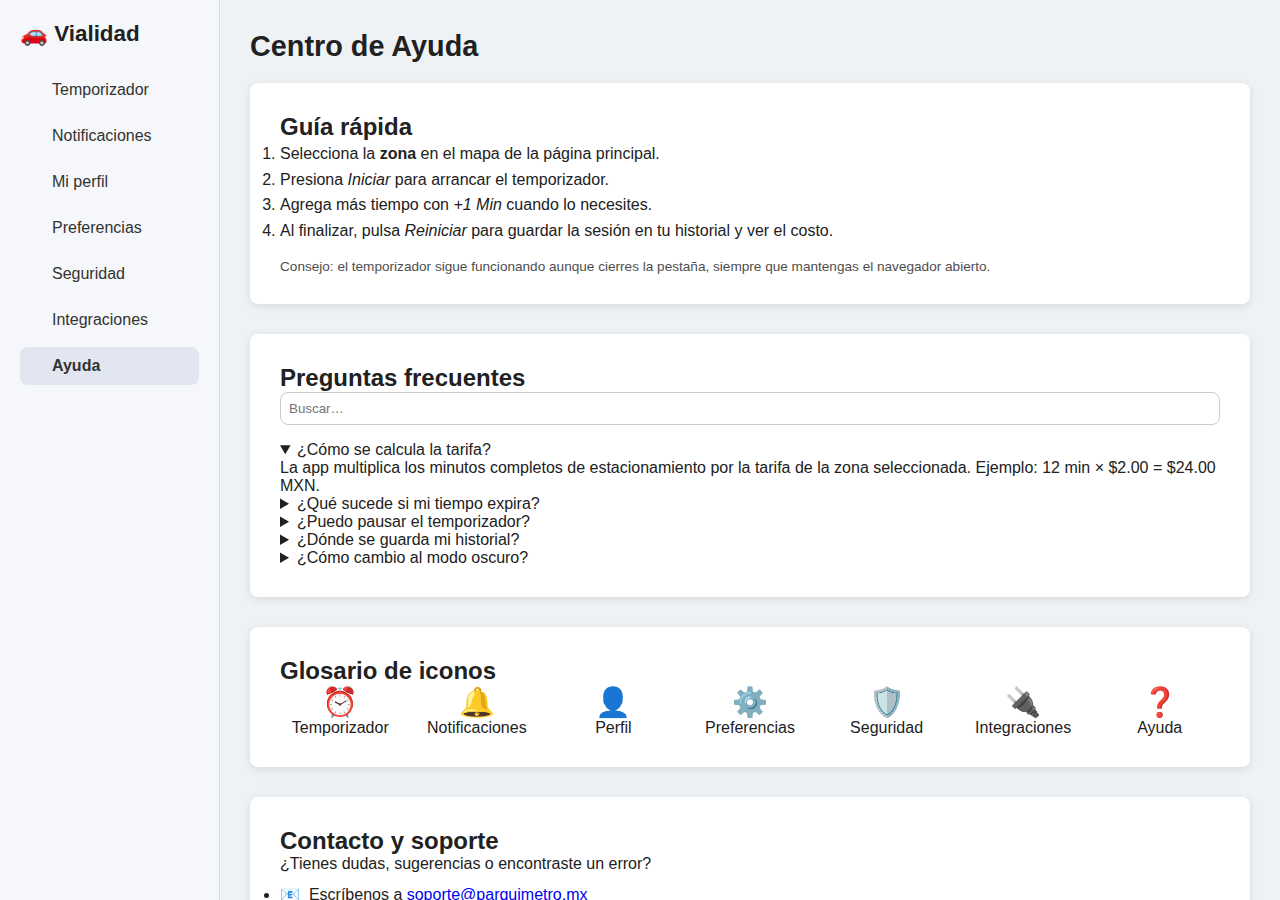
<file: ayuda.html>
<!DOCTYPE html>
<html lang="es">
<head>
  <meta charset="UTF-8" />
  <meta name="viewport" content="width=device-width, initial-scale=1.0"/>
  <title>Centro de Ayuda – Vialidad</title>

  <!-- Estilos compartidos -->
  <link rel="stylesheet" href="styles.css" />

  <!-- Font Awesome para iconos -->
  <link
    rel="stylesheet"
    href="https://cdnjs.cloudflare.com/ajax/libs/font-awesome/6.4.0/css/all.min.css"
    integrity="sha512-pEMXkpLtTkiZeXak+Ro2GPiZq33/OarBnVPpmhqAHaoTh20yUtYe8wOzjLWXRC6qSQi70YGy3aBoTAT+XJd5Vg=="
    crossorigin="anonymous"
    referrerpolicy="no-referrer"
  />

  <!-- Reset básico (igual que en tus otras páginas) -->
  <style>
    *,*::before,*::after{box-sizing:border-box;margin:0;padding:0;}
    body{font-family:Arial,sans-serif;}
  </style>
</head>
<body>
  <!-- Sidebar -->
  <aside class="sidebar">
    <div class="sidebar__logo">🚗 Vialidad</div>
    <nav class="sidebar__nav">
      <a href="index.html"><i class="fa-solid fa-clock"></i> Temporizador</a>
      <a href="notifications.html"><i class="fa-solid fa-bell"></i> Notificaciones</a>
      <a href="profile.html"><i class="fa-solid fa-user"></i> Mi perfil</a>
      <a href="#"><i class="fa-solid fa-gear"></i> Preferencias</a>
      <a href="#"><i class="fa-solid fa-shield"></i> Seguridad</a>
      <a href="integraciones.html"><i class="fa-solid fa-plug"></i> Integraciones</a>
      <a href="ayuda.html" class="active"><i class="fa-solid fa-circle-question"></i> Ayuda</a>
    </nav>
  </aside>

  <!-- Contenido principal -->
  <main class="main-content">
    <header class="main-content__header">
      <h1>Centro de Ayuda</h1>
      <button id="toggle-theme" class="theme-toggle" title="Cambiar tema">
        <i class="fa-solid fa-moon"></i>
      </button>
    </header>

    <!-- ===============================================
         1. Guía rápida
    ================================================ -->
    <section class="card help-guide">
      <h2>Guía rápida</h2>
      <ol style="line-height:1.6">
        <li>Selecciona la <strong>zona</strong> en el mapa de la página principal.</li>
        <li>Presiona <em>Iniciar</em> para arrancar el temporizador.</li>
        <li>Agrega más tiempo con <em>+1&nbsp;Min</em> cuando lo necesites.</li>
        <li>Al finalizar, pulsa <em>Reiniciar</em> para guardar la sesión en tu historial y ver el costo.</li>
      </ol>
      <p style="margin-top:1rem;font-size:.85rem;opacity:.8;">
        Consejo: el temporizador sigue funcionando aunque cierres la pestaña, siempre que mantengas el navegador abierto.
      </p>
    </section>

    <!-- ===============================================
         2. Preguntas frecuentes
    ================================================ -->
    <section class="card help-faq">
      <h2>Preguntas frecuentes</h2>

      <input type="search" id="faq-search" placeholder="Buscar…" style="width:100%;padding:8px;border-radius:8px;border:1px solid #ccc;margin-bottom:1rem;">

      <details open>
        <summary>¿Cómo se calcula la tarifa?</summary>
        <p>La app multiplica los minutos completos de estacionamiento por la tarifa de la zona seleccionada. Ejemplo: 12&nbsp;min × $2.00 = $24.00 MXN.</p>
      </details>

      <details>
        <summary>¿Qué sucede si mi tiempo expira?</summary>
        <p>Recibirás una notificación inmediata. El sistema añadirá la sesión al historial y podrás reiniciar el temporizador si aún necesitas más tiempo.</p>
      </details>

      <details>
        <summary>¿Puedo pausar el temporizador?</summary>
        <p>No por ahora. Estamos trabajando en esta función para próximas versiones.</p>
      </details>

      <details>
        <summary>¿Dónde se guarda mi historial?</summary>
        <p>En el almacenamiento local de tu dispositivo (<em>localStorage</em>). No se envía información a servidores externos.</p>
      </details>

      <details>
        <summary>¿Cómo cambio al modo oscuro?</summary>
        <p>Haz clic en el ícono de luna/sol en la esquina superior derecha de cualquier página. La preferencia se guarda y se aplica la próxima vez que abras la app.</p>
      </details>
    </section>

    <!-- ===============================================
         3. Glosario de iconos
    ================================================ -->
    <section class="card help-icons">
      <h2>Glosario de iconos</h2>
      <div class="icon-grid" style="display:grid;grid-template-columns:repeat(auto-fit,minmax(120px,1fr));gap:1rem;text-align:center;">
        <div><span class="icon" style="font-size:1.8rem;">⏰</span><p>Temporizador</p></div>
        <div><span class="icon" style="font-size:1.8rem;">🔔</span><p>Notificaciones</p></div>
        <div><span class="icon" style="font-size:1.8rem;">👤</span><p>Perfil</p></div>
        <div><span class="icon" style="font-size:1.8rem;">⚙️</span><p>Preferencias</p></div>
        <div><span class="icon" style="font-size:1.8rem;">🛡️</span><p>Seguridad</p></div>
        <div><span class="icon" style="font-size:1.8rem;">🔌</span><p>Integraciones</p></div>
        <div><span class="icon" style="font-size:1.8rem;">❓</span><p>Ayuda</p></div>
      </div>
    </section>

    <!-- ===============================================
         4. Contacto y soporte
    ================================================ -->
    <section class="card help-contact">
      <h2>Contacto y soporte</h2>
      <p>¿Tienes dudas, sugerencias o encontraste un error?</p>
      <ul style="margin-top:.5rem;line-height:1.8;">
        <li>📧 &nbsp;Escríbenos a <a href="mailto:soporte@parquimetro.mx">soporte@parquimetro.mx</a></li>
        <li>📱 &nbsp;WhatsApp: <a href="https://wa.me/522221234567" target="_blank">+52&nbsp;222&nbsp;123&nbsp;4567</a> (lun-vie 9-18&nbsp;h)</li>
      </ul>
      <p style="margin-top:1rem;font-size:.85rem;opacity:.8;">
        Tiempo de respuesta estimado: 24&nbsp;h hábiles.
      </p>
    </section>
  </main>

  <!-- ========== Scripts específicos ========== -->
  <script>
    /* -------- Alternar tema (misma lógica que en index.html) -------- */
    const toggleTheme = document.getElementById('toggle-theme');
    toggleTheme.onclick = () => {
      document.body.classList.toggle('dark');
      const mode = document.body.classList.contains('dark') ? 'dark' : 'light';
      localStorage.setItem('pm_theme', mode);
    };
    if (localStorage.getItem('pm_theme') === 'dark') {
      document.body.classList.add('dark');
    }

    /* -------- Filtro de FAQ en tiempo real -------- */
    const faqSearch = document.getElementById('faq-search');
    faqSearch.addEventListener('input', e => {
      const term = e.target.value.toLowerCase();
      document.querySelectorAll('.help-faq details').forEach(det => {
        const summary = det.querySelector('summary').textContent.toLowerCase();
        const text    = det.textContent.toLowerCase();
        det.style.display = (summary.includes(term) || text.includes(term)) ? '' : 'none';
      });
    });
  </script>
</body>
</html>
</file>
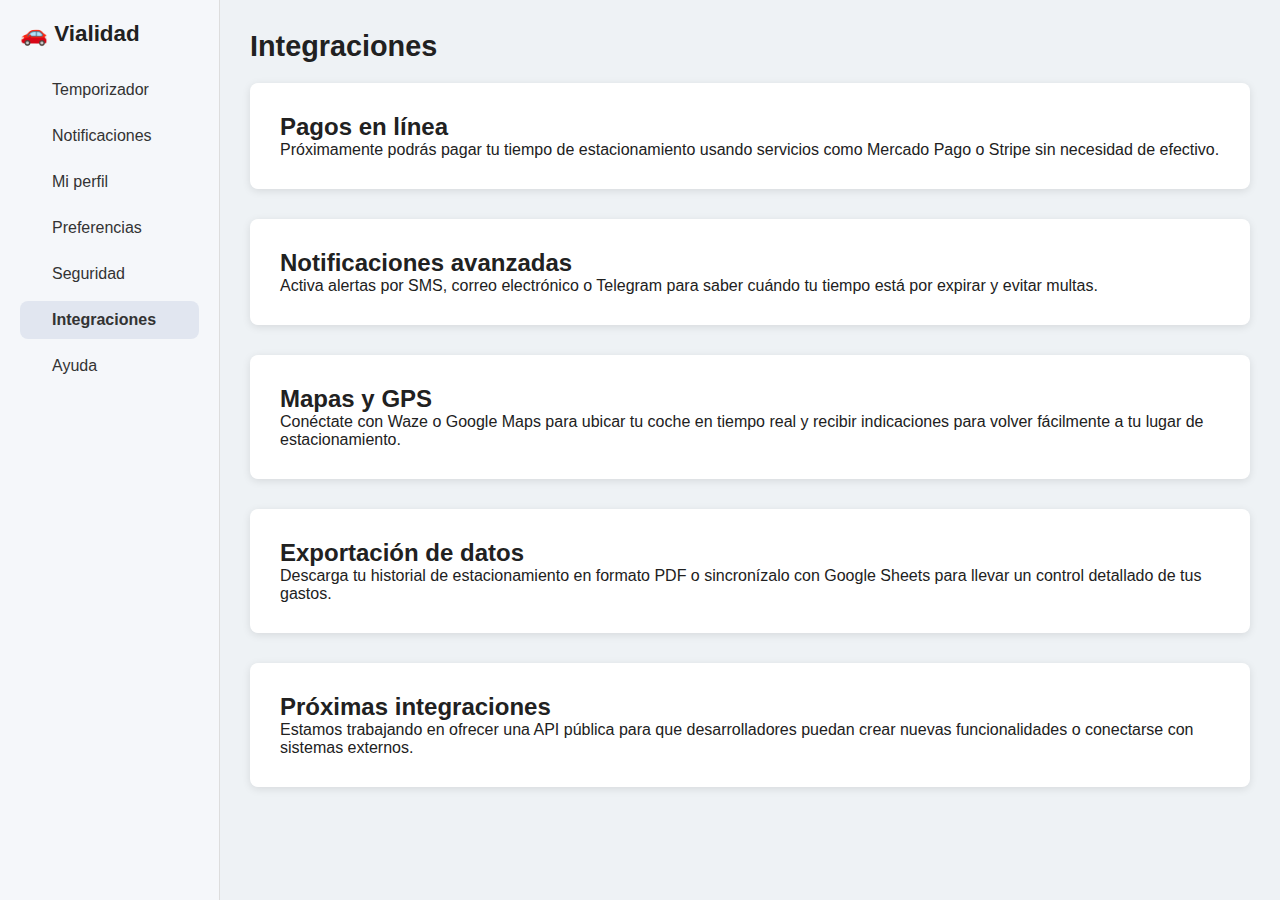
<file: integraciones.html>
<!DOCTYPE html>
<html lang="es">
<head>
  <meta charset="UTF-8" />
  <meta name="viewport" content="width=device-width, initial-scale=1.0"/>
  <title>Integraciones – Vialidad</title>

  <!-- Estilos compartidos -->
  <link rel="stylesheet" href="styles.css" />

  <!-- Font Awesome para iconos -->
  <link
    rel="stylesheet"
    href="https://cdnjs.cloudflare.com/ajax/libs/font-awesome/6.4.0/css/all.min.css"
    integrity="sha512-pEMXkpLtTkiZeXak+Ro2GPiZq33/OarBnVPpmhqAHaoTh20yUtYe8wOzjLWXRC6qSQi70YGy3aBoTAT+XJd5Vg=="
    crossorigin="anonymous"
    referrerpolicy="no-referrer"
  />

  <!-- Reset básico -->
  <style>
    *,*::before,*::after{box-sizing:border-box;margin:0;padding:0;}
    body{font-family:Arial,sans-serif;}
  </style>
</head>
<body>
  <!-- Sidebar -->
  <aside class="sidebar">
    <div class="sidebar__logo">🚗 Vialidad</div>
    <nav class="sidebar__nav">
      <a href="index.html"><i class="fa-solid fa-clock"></i> Temporizador</a>
      <a href="notifications.html"><i class="fa-solid fa-bell"></i> Notificaciones</a>
      <a href="profile.html"><i class="fa-solid fa-user"></i> Mi perfil</a>
      <a href="#"><i class="fa-solid fa-gear"></i> Preferencias</a>
      <a href="#"><i class="fa-solid fa-shield"></i> Seguridad</a>
      <a href="integraciones.html" class="active"><i class="fa-solid fa-plug"></i> Integraciones</a>
      <a href="ayuda.html"><i class="fa-solid fa-circle-question"></i> Ayuda</a>
    </nav>
  </aside>

  <!-- Contenido principal -->
  <main class="main-content">
    <header class="main-content__header">
      <h1>Integraciones</h1>
      <button id="toggle-theme" class="theme-toggle" title="Cambiar tema">
        <i class="fa-solid fa-moon"></i>
      </button>
    </header>

    <!-- ===============================================
         1. Pagos digitales
    ================================================ -->
    <section class="card">
      <h2>Pagos en línea</h2>
      <p>Próximamente podrás pagar tu tiempo de estacionamiento usando servicios como Mercado Pago o Stripe sin necesidad de efectivo.</p>
    </section>

    <!-- ===============================================
         2. Notificaciones avanzadas
    ================================================ -->
    <section class="card">
      <h2>Notificaciones avanzadas</h2>
      <p>Activa alertas por SMS, correo electrónico o Telegram para saber cuándo tu tiempo está por expirar y evitar multas.</p>
    </section>

    <!-- ===============================================
         3. Mapas y GPS
    ================================================ -->
    <section class="card">
      <h2>Mapas y GPS</h2>
      <p>Conéctate con Waze o Google Maps para ubicar tu coche en tiempo real y recibir indicaciones para volver fácilmente a tu lugar de estacionamiento.</p>
    </section>

    <!-- ===============================================
         4. Exportación de datos
    ================================================ -->
    <section class="card">
      <h2>Exportación de datos</h2>
      <p>Descarga tu historial de estacionamiento en formato PDF o sincronízalo con Google Sheets para llevar un control detallado de tus gastos.</p>
    </section>

    <!-- ===============================================
         5. API pública (futuro)
    ================================================ -->
    <section class="card">
      <h2>Próximas integraciones</h2>
      <p>Estamos trabajando en ofrecer una API pública para que desarrolladores puedan crear nuevas funcionalidades o conectarse con sistemas externos.</p>
    </section>
  </main>

  <!-- ========== Scripts específicos ========== -->
  <script>
    // Alternar tema claro/oscuro igual que en otras páginas
    const toggleTheme = document.getElementById('toggle-theme');
    toggleTheme.onclick = () => {
      document.body.classList.toggle('dark');
      const mode = document.body.classList.contains('dark') ? 'dark' : 'light';
      localStorage.setItem('pm_theme', mode);
    };
    if (localStorage.getItem('pm_theme') === 'dark') {
      document.body.classList.add('dark');
    }
  </script>
</body>
</html>
</file>
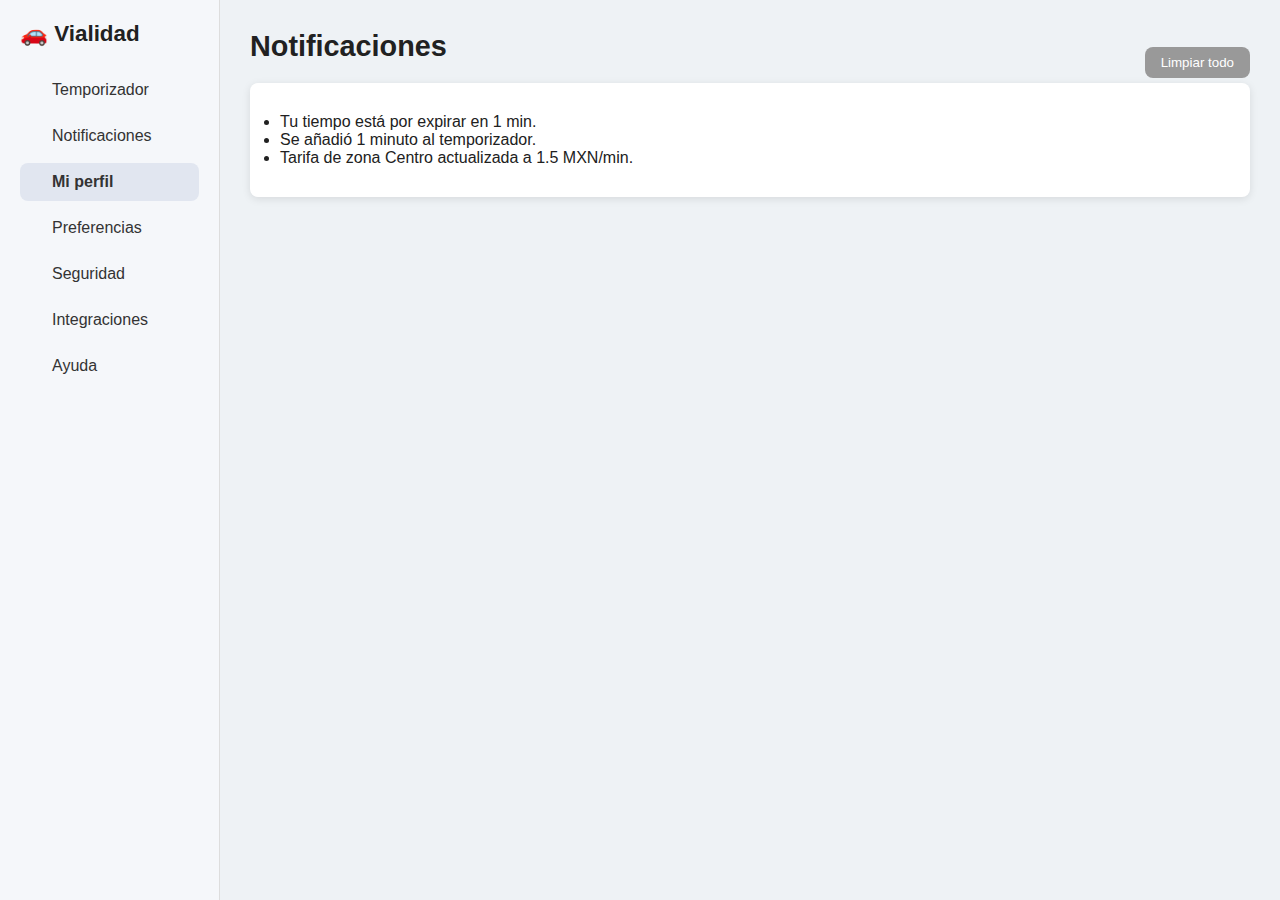
<file: notifications.html>
<!DOCTYPE html>
<html lang="es">
<head>
  <meta charset="UTF-8" />
  <meta name="viewport" content="width=device-width, initial-scale=1.0"/>
  <title>Notificaciones – Vialidad</title>

  <!-- Estilos compartidos -->
  <link rel="stylesheet" href="styles.css" />

  <!-- Font Awesome para iconos -->
  <link
    rel="stylesheet"
    href="https://cdnjs.cloudflare.com/ajax/libs/font-awesome/6.4.0/css/all.min.css"
    integrity="sha512-pEMXkpLtTkiZeXak+Ro2GPiZq33/OarBnVPpmhqAHaoTh20yUtYe8wOzjLWXRC6qSQi70YGy3aBoTAT+XJd5Vg=="
    crossorigin="anonymous"
    referrerpolicy="no-referrer"
  />

  <!-- Reset básico -->
  <style>
    *, *::before, *::after { box-sizing: border-box; margin: 0; padding: 0; }
    body { font-family: Arial, sans-serif; }
  </style>
</head>
<body>
  <!-- Sidebar -->
  <aside class="sidebar">
    <div class="sidebar__logo">🚗 Vialidad</div>
    <nav class="sidebar__nav">
      <a href="index.html"><i class="fa-solid fa-clock"></i> Temporizador</a>
      <a href="notifications.html"><i class="fa-solid fa-bell"></i> Notificaciones</a>
      <a href="profile.html" class="active"><i class="fa-solid fa-user"></i> Mi perfil</a>
      <a href="preferencias.html"><i class="fa-solid fa-gear"></i> Preferencias</a>
      <a href="seguridad.html"><i class="fa-solid fa-shield"></i> Seguridad</a>
      <a href="integraciones.html"><i class="fa-solid fa-plug"></i> Integraciones</a>
      <a href="ayuda.html"><i class="fa-solid fa-circle-question"></i> Ayuda</a>
    </nav>
  </aside>

  <!-- Contenido principal -->
  <main class="main-content">
    <header class="main-content__header">
      <h1>Notificaciones</h1>
      <button id="clear-all" class="btn-clear"><i class="fa-solid fa-trash"></i> Limpiar todo</button>
    </header>

    <section class="card notifications-card">
      <ul id="notifications-list" class="notifications-list">
        <!-- Ejemplos de notificaciones -->
        <li><i class="fa-solid fa-exclamation-circle"></i> Tu tiempo está por expirar en 1 min.</li>
        <li><i class="fa-solid fa-check-circle"></i> Se añadió 1 minuto al temporizador.</li>
        <li><i class="fa-solid fa-info-circle"></i> Tarifa de zona Centro actualizada a 1.5 MXN/min.</li>
      </ul>
    </section>
  </main>

  <script>
    // Limpia todas las notificaciones al hacer clic
    document.getElementById('clear-all').onclick = () => {
      document.getElementById('notifications-list').innerHTML = '';
    };
  </script>
</body>
</html>
</file>
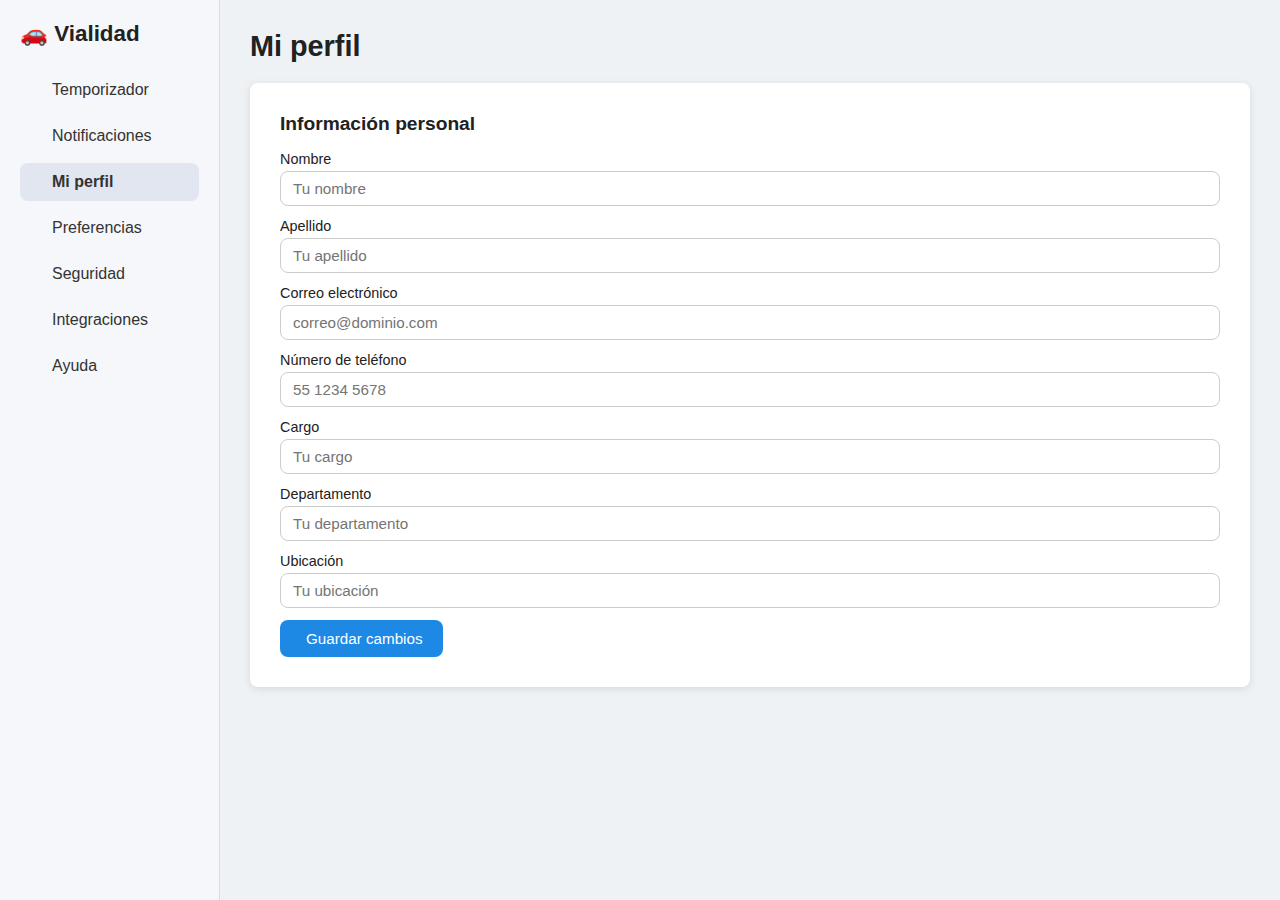
<file: profile.html>
<!DOCTYPE html>
<html lang="es">
<head>
  <meta charset="UTF-8" />
  <meta name="viewport" content="width=device-width, initial-scale=1.0"/>
  <title>Mi perfil – Vialidad</title>

  <!-- Estilos compartidos -->
  <link rel="stylesheet" href="styles.css" />

  <!-- Font Awesome para iconos -->
  <link
    rel="stylesheet"
    href="https://cdnjs.cloudflare.com/ajax/libs/font-awesome/6.4.0/css/all.min.css"
    integrity="sha512-pEMXkpLtTkiZeXak+Ro2GPiZq33/OarBnVPpmhqAHaoTh20yUtYe8wOzjLWXRC6qSQi70YGy3aBoTAT+XJd5Vg=="
    crossorigin="anonymous"
    referrerpolicy="no-referrer"
  />

  <!-- Reset básico -->
  <style>
    *, *::before, *::after { box-sizing: border-box; margin: 0; padding: 0; }
    body { font-family: Arial, sans-serif; }
  </style>
</head>
<body>
  <!-- Sidebar -->
  <aside class="sidebar">
    <div class="sidebar__logo">🚗 Vialidad</div>
    <nav class="sidebar__nav">
      <a href="index.html"><i class="fa-solid fa-clock"></i> Temporizador</a>
      <a href="notifications.html"><i class="fa-solid fa-bell"></i> Notificaciones</a>
      <a href="profile.html" class="active"><i class="fa-solid fa-user"></i> Mi perfil</a>
      <a href="settings.html"><i class="fa-solid fa-gear"></i> Preferencias</a>
      <a href="settings.html"><i class="fa-solid fa-shield"></i> Seguridad</a>
      <a href="settings.html"><i class="fa-solid fa-plug"></i> Integraciones</a>
      <a href="settings.html"><i class="fa-solid fa-circle-question"></i> Ayuda</a>
    </nav>
  </aside>

  <!-- Contenido principal -->
  <main class="main-content">
    <header class="main-content__header">
      <h1>Mi perfil</h1>
      <button id="toggle-theme" class="theme-toggle" title="Cambiar tema">
        <i class="fa-solid fa-moon"></i>
      </button>
    </header>

    <section class="card profile-form">
      <h2>Información personal</h2>
      <form>
        <div class="form-group">
          <label for="nombre">Nombre</label>
          <input type="text" id="nombre" placeholder="Tu nombre">
        </div>
        <div class="form-group">
          <label for="apellido">Apellido</label>
          <input type="text" id="apellido" placeholder="Tu apellido">
        </div>
        <div class="form-group">
          <label for="email">Correo electrónico</label>
          <input type="email" id="email" placeholder="correo@dominio.com">
        </div>
        <div class="form-group">
          <label for="telefono">Número de teléfono</label>
          <input type="tel" id="telefono" placeholder="55 1234 5678">
        </div>
        <div class="form-group">
          <label for="cargo">Cargo</label>
          <input type="text" id="cargo" placeholder="Tu cargo">
        </div>
        <div class="form-group">
          <label for="departamento">Departamento</label>
          <input type="text" id="departamento" placeholder="Tu departamento">
        </div>
        <div class="form-group">
          <label for="ubicacion">Ubicación</label>
          <input type="text" id="ubicacion" placeholder="Tu ubicación">
        </div>
        <button type="submit" class="btn-submit">
          <i class="fa-solid fa-floppy-disk"></i> Guardar cambios
        </button>
      </form>
    </section>
  </main>

  <script>
    // Alternar tema igual que en index.html
    const toggle = document.getElementById('toggle-theme');
    toggle.onclick = () => {
      document.body.classList.toggle('dark');
      const mode = document.body.classList.contains('dark') ? 'dark' : 'light';
      localStorage.setItem('pm_theme', mode);
    };
    // Aplicar tema guardado
    if (localStorage.getItem('pm_theme') === 'dark') {
      document.body.classList.add('dark');
    }
  </script>
</body>
</html>
</file>
<file: styles.css>
:root {
  --sidebar-bg: #f5f7fa;
  --sidebar-text: #333;
  --sidebar-active: #e1e6f0;
  --primary: #1e88e5;
  --success: #43a047;
  --danger: #e53935;
  --text-dark: #212121;
  --bg-card: #ffffff;
  --border-radius: 8px;
  --shadow: rgba(0,0,0,0.1);
}

body {
  display: flex;
  color: var(--text-dark);
  height: 100vh;
  background: #eef2f5;
}

.sidebar {
  width: 220px;
  background: var(--sidebar-bg);
  padding: 20px;
  border-right: 1px solid #ddd;
}

.sidebar__logo {
  font-size: 1.4rem;
  font-weight: bold;
  margin-bottom: 1.5rem;
}

.sidebar__nav a {
  display: flex;
  align-items: center;
  padding: 10px 12px;
  margin-bottom: 8px;
  text-decoration: none;
  color: var(--sidebar-text);
  border-radius: var(--border-radius);
  transition: background .2s;
}

.sidebar__nav a i { width: 20px; }

.sidebar__nav a:hover,
.sidebar__nav a.active {
  background: var(--sidebar-active);
  font-weight: bold;
}

.main-content {
  flex: 1;
  padding: 30px;
  overflow-y: auto;
}

.main-content__header {
  display: flex;
  align-items: center;
  justify-content: space-between;
}

.main-content__header h1 {
  font-size: 1.8rem;
  margin-bottom: 20px;
}

.theme-toggle {
  background: none;
  border: none;
  font-size: 1.4rem;
  cursor: pointer;
}

.card {
  background: var(--bg-card);
  border-radius: var(--border-radius);
  box-shadow: 0 2px 8px var(--shadow);
  padding: 30px;
  margin-bottom: 30px;
}

/* Temporizador */
.timer-card .progress-circle {
  position: relative;
  width: 200px; height: 200px;
  margin: 0 auto 20px;
}

.progress-circle svg {
  transform: rotate(-90deg);
  width: 100%; height: 100%;
}

.progress-circle circle {
  fill: none;
  stroke: #eee;
  stroke-width: 20;
}

.progress-circle circle:nth-child(1) {
  stroke-dasharray: 565.48;
  stroke-dashoffset: 0;
  transition: stroke-dashoffset 1s linear;
  stroke: var(--primary);
}

.timer-display {
  position: absolute;
  top: 50%; left: 50%;
  transform: translate(-50%, -50%);
  font-size: 2.5rem;
  color: #222;
}

/* Controles */
.timer-controls {
  display: flex;
  justify-content: center;
  gap: 10px;
  margin-bottom: 20px;
}

.timer-controls button {
  flex: 1;
  padding: 10px;
  font-size: 0.9rem;
  border: none;
  border-radius: var(--border-radius);
  cursor: pointer;
  color: #fff;
  display: flex;
  align-items: center;
  justify-content: center;
}

#add   { background: var(--success); }
#start { background: var(--primary); }
#reset { background: var(--danger); }

.timer-controls button i {
  margin-right: 6px;
}

/* Costo estimado */
.cost-display {
  text-align: center;
  font-size: 0.9rem;
}

.cost-display label {
  margin-right: 8px;
}

.cost-display select {
  padding: 4px 8px;
  border-radius: var(--border-radius);
}

/* Formulario */
.profile-form h2 {
  font-size: 1.2rem;
  margin-bottom: 16px;
}

.profile-form form {
  display: flex;
  flex-direction: column;
}

.profile-form .form-group {
  display: flex;
  flex-direction: column;
  margin-bottom: 12px;
}

.profile-form label {
  margin-bottom: 4px;
  font-size: 0.9rem;
}

.profile-form input {
  padding: 8px 12px;
  font-size: 0.95rem;
  border: 1px solid #ccc;
  border-radius: var(--border-radius);
  transition: border-color .2s;
}

.profile-form input:focus {
  border-color: var(--primary);
}

.btn-submit {
  align-self: flex-start;
  padding: 10px 20px;
  font-size: 0.95rem;
  background: var(--primary);
  color: #fff;
  border: none;
  border-radius: var(--border-radius);
  cursor: pointer;
  display: flex;
  align-items: center;
}

.btn-submit i { margin-right: 6px; }

.btn-export {
  margin-top: 12px;
  padding: 10px 20px;
  background: var(--primary);
  color: #fff;
  border: none;
  border-radius: var(--border-radius);
  cursor: pointer;
  font-weight: bold;
}

/* Historial */
.history h2 {
  font-size: 1.2rem;
  margin-bottom: 12px;
}

.history ul {
  list-style: none;
  max-height: 200px;
  overflow-y: auto;
  padding-left: 0;
}

.history li {
  padding: 8px 0;
  border-bottom: 1px solid #f0f0f0;
  font-size: 0.9rem;
}

.btn-clear {
  margin-top: 12px;
  padding: 8px 16px;
  background: #999;
  color: #fff;
  border: none;
  border-radius: var(--border-radius);
  cursor: pointer;
}

/* Modo oscuro */
body.dark {
  background: #1e1e1e;
  color: #ddd;
}
body.dark .sidebar { background: #2a2a2a; }
body.dark .card { background: #333; box-shadow: 0 2px 8px rgba(0,0,0,0.6); }
body.dark input,
body.dark select {
  background: #444;
  border-color: #555;
  color: #ddd;
}
</file>
